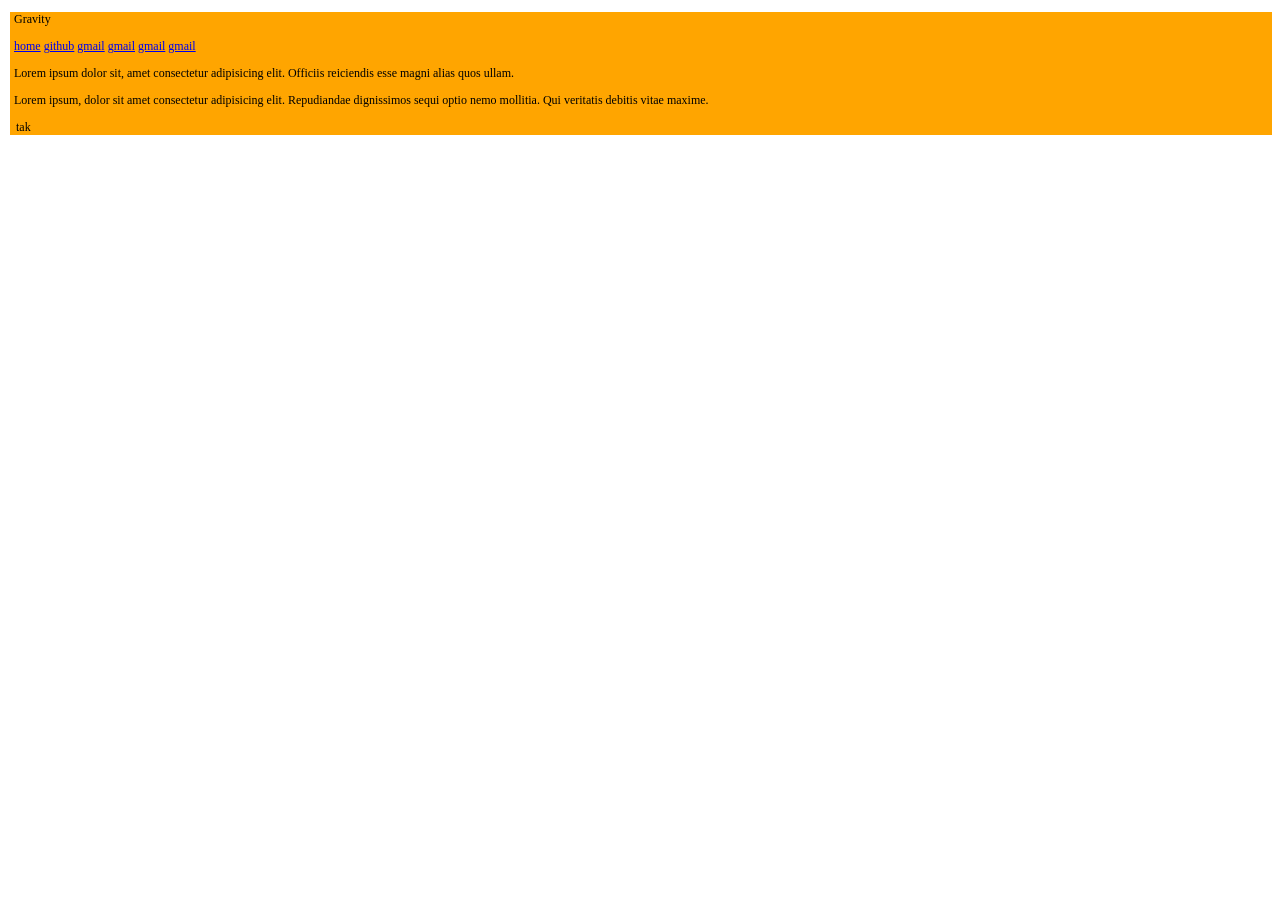
<file: index.html>
<!DOCTYPE html>
<html lang="en">
<head>
    <meta charset="UTF-8">
    <meta http-equiv="X-UA-Compatible" content="IE=edge">
    <meta name="viewport" content="width=<device-width>, initial-scale=1.0">
    <title>Document</title>
    <link rel="stylesheet" href="style.css">
</head>
<body>
    <div id="main">
    <div id="columns">
       <div id="column-left">
        <p>Gravity</p>
       </div>
       <div id="column-right">
       <p>
       <a href="onet.pl">home</a>
       <a href="wp.pl">github</a>
       <a href="gmail.com">gmail</a>
       <a href="gmail.com">gmail</a>
       <a href="gmail.com">gmail</a>
       <a href="gmail.com">gmail</a>
      <p> Lorem ipsum dolor sit, amet consectetur adipisicing elit. Officiis reiciendis esse magni alias quos ullam.</p>
      <p>Lorem ipsum, dolor sit amet consectetur adipisicing elit. Repudiandae dignissimos sequi optio nemo mollitia. Qui veritatis debitis vitae maxime.</p>
      <div>tak</div>     

       </p>
       </div>



    </div>



    </div>
</body>
</html>
</file>
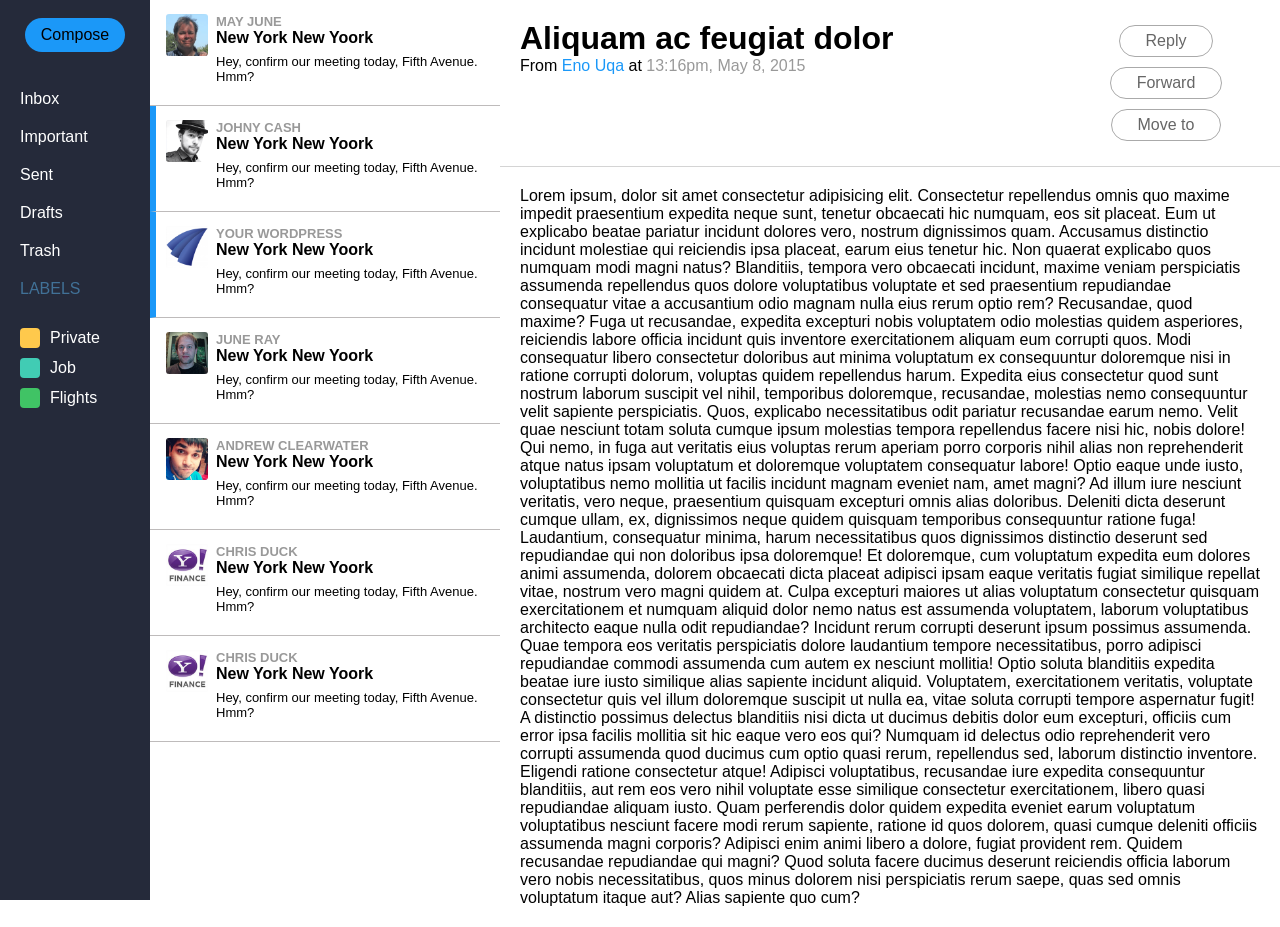
<file: 07.04 - Mail/index.html>
<!DOCTYPE html>
<html lang="en">
<head>
    <meta charset="UTF-8">
    <meta http-equiv="X-UA-Compatible" content="IE=edge">
    <meta name="viewport" content="width=device-width, initial-scale=1.0">
    <title>Document</title>
    <link rel="stylesheet" href="style.css">
    <script src="https://code.jquery.com/jquery-3.3.1.js"></script>
</head>
<body>
    <div class="rwd-menu"><input class="rwd-button" type="button" value="menu"></div>
    <div id="menu1" class="menu1">
        <div id="b">
        <input type="button" value="Compose"id="button">
        </div>
        <div id="list">
        <p class="p1">Inbox</p>
        <p class="p1">Important</p>
        <p class="p1">Sent</p>
        <p class="p1">Drafts</p>
        <p class="p1">Trash</p>
        </div>
        <div id="labels">LABELS</div> 
        <div class="line"><div class="colors" id="col1"></div><p class="p2">Private</p></div>
        <div class="line"><div class="colors" id="col2"></div><p class="p2">Job</p></div>
        <div class="line"><div class="colors" id="col3"></div><p class="p2">Flights</p></div>
    </div>
    <script type="text/javascript">
    $(document).ready(function(){
        $('.rwd-button').click(function(){
            $('.menu1').toggleClass('active');
        })
    })
    
    
    </script>

    <div id="menu2" class="menu2">
        <div id="menu2left">
            <div class="mail">
                <div class="avatar">
                    <img class="img-avatar" src="img/p1.png">
                </div>
                <div class="m">
                <div class="m1">
                    MAY JUNE
                </div>
                <div class="m2">
                    New York New Yoork
                </div>
                <div class="m3">
                    Hey, confirm our meeting today, Fifth Avenue. Hmm?
                </div>
                </div>
            </div>
            <div class="mail blue">
                <div class="avatar">
                    <img class="img-avatar" src="img/p2.png">
                </div>
                <div class="m">
                <div class="m1">
                    JOHNY CASH
                </div>
                <div class="m2">
                    New York New Yoork
                </div>
                <div class="m3">
                    Hey, confirm our meeting today, Fifth Avenue. Hmm?
                </div>
                </div>
            </div>
            <div class="mail blue">
                <div class="avatar">
                    <img class="img-avatar" src="img/p3.png">
                </div>
                <div class="m">
                <div class="m1">
                    YOUR WORDPRESS
                </div>
                <div class="m2">
                    New York New Yoork
                </div>
                <div class="m3">
                    Hey, confirm our meeting today, Fifth Avenue. Hmm?
                </div>
                </div>
            </div>
            <div class="mail">
                <div class="avatar">
                    <img class="img-avatar" src="img/p4.png">
                </div>
                <div class="m">
                <div class="m1">
                   JUNE RAY
                </div>
                <div class="m2">
                    New York New Yoork
                </div>
                <div class="m3">
                    Hey, confirm our meeting today, Fifth Avenue. Hmm?
                </div>
                </div>
            </div>
            <div class="mail">
                <div class="avatar">
                    <img class="img-avatar" src="img/p5.png">
                </div>
                <div class="m">
                <div class="m1">
                    ANDREW CLEARWATER
                </div>
                <div class="m2">
                    New York New Yoork
                </div>
                <div class="m3">
                    Hey, confirm our meeting today, Fifth Avenue. Hmm?
                </div>
                </div>
            </div>
            <div class="mail">
                <div class="avatar">
                    <img class="img-avatar" src="img/p6.png">
                </div>
                <div class="m">
                <div class="m1">
                   CHRIS DUCK
                </div>
                <div class="m2">
                    New York New Yoork
                </div>
                <div class="m3">
                    Hey, confirm our meeting today, Fifth Avenue. Hmm?
                </div>
                </div>
            </div>
            <div class="mail">
                <div class="avatar">
                    <img class="img-avatar" src="img/p6.png">
                </div>
                <div class="m">
                <div class="m1">
                    CHRIS DUCK
                </div>
                <div class="m2">
                    New York New Yoork
                </div>
                <div class="m3">
                    Hey, confirm our meeting today, Fifth Avenue. Hmm?
                </div>
                </div>
            </div>


        </div>
        <div id="menu2right">
            <div class="top-content">
                <div class="top-left">
                    <h2 class="h2-top">Aliquam ac feugiat dolor</h2>
                    <span class="2-content">From 
                        <span class="span-blue"> Eno Uqa </span> at
                        <span class="span-grey">13:16pm, May 8, 2015</span>
                        </span>
                </div>
                <div class="top-right">
                    <input type="button" class="right-button" value="Reply">
                    <input type="button" class="right-button" value="Forward">
                    <input type="button" class="right-button" value="Move to">                    
                </div>  

            </div>
            <div class="bottom-content">
                Lorem ipsum, dolor sit amet consectetur adipisicing elit. Consectetur repellendus omnis quo maxime impedit praesentium expedita neque sunt, tenetur obcaecati hic numquam, eos sit placeat. Eum ut explicabo beatae pariatur incidunt dolores vero, nostrum dignissimos quam. Accusamus distinctio incidunt molestiae qui reiciendis ipsa placeat, earum eius tenetur hic. Non quaerat explicabo quos numquam modi magni natus? Blanditiis, tempora vero obcaecati incidunt, maxime veniam perspiciatis assumenda repellendus quos dolore voluptatibus voluptate et sed praesentium repudiandae consequatur vitae a accusantium odio magnam nulla eius rerum optio rem? Recusandae, quod maxime? Fuga ut recusandae, expedita excepturi nobis voluptatem odio molestias quidem asperiores, reiciendis labore officia incidunt quis inventore exercitationem aliquam eum corrupti quos. Modi consequatur libero consectetur doloribus aut minima voluptatum ex consequuntur doloremque nisi in ratione corrupti dolorum, voluptas quidem repellendus harum. Expedita eius consectetur quod sunt nostrum laborum suscipit vel nihil, temporibus doloremque, recusandae, molestias nemo consequuntur velit sapiente perspiciatis. Quos, explicabo necessitatibus odit pariatur recusandae earum nemo. Velit quae nesciunt totam soluta cumque ipsum molestias tempora repellendus facere nisi hic, nobis dolore! Qui nemo, in fuga aut veritatis eius voluptas rerum aperiam porro corporis nihil alias non reprehenderit atque natus ipsam voluptatum et doloremque voluptatem consequatur labore! Optio eaque unde iusto, voluptatibus nemo mollitia ut facilis incidunt magnam eveniet nam, amet magni? Ad illum iure nesciunt veritatis, vero neque, praesentium quisquam excepturi omnis alias doloribus. Deleniti dicta deserunt cumque ullam, ex, dignissimos neque quidem quisquam temporibus consequuntur ratione fuga! Laudantium, consequatur minima, harum necessitatibus quos dignissimos distinctio deserunt sed repudiandae qui non doloribus ipsa doloremque! Et doloremque, cum voluptatum expedita eum dolores animi assumenda, dolorem obcaecati dicta placeat adipisci ipsam eaque veritatis fugiat similique repellat vitae, nostrum vero magni quidem at. Culpa excepturi maiores ut alias voluptatum consectetur quisquam exercitationem et numquam aliquid dolor nemo natus est assumenda voluptatem, laborum voluptatibus architecto eaque nulla odit repudiandae? Incidunt rerum corrupti deserunt ipsum possimus assumenda. Quae tempora eos veritatis perspiciatis dolore laudantium tempore necessitatibus, porro adipisci repudiandae commodi assumenda cum autem ex nesciunt mollitia! Optio soluta blanditiis expedita beatae iure iusto similique alias sapiente incidunt aliquid. Voluptatem, exercitationem veritatis, voluptate consectetur quis vel illum doloremque suscipit ut nulla ea, vitae soluta corrupti tempore aspernatur fugit! A distinctio possimus delectus blanditiis nisi dicta ut ducimus debitis dolor eum excepturi, officiis cum error ipsa facilis mollitia sit hic eaque vero eos qui? Numquam id delectus odio reprehenderit vero corrupti assumenda quod ducimus cum optio quasi rerum, repellendus sed, laborum distinctio inventore. Eligendi ratione consectetur atque! Adipisci voluptatibus, recusandae iure expedita consequuntur blanditiis, aut rem eos vero nihil voluptate esse similique consectetur exercitationem, libero quasi repudiandae aliquam iusto. Quam perferendis dolor quidem expedita eveniet earum voluptatum voluptatibus nesciunt facere modi rerum sapiente, ratione id quos dolorem, quasi cumque deleniti officiis assumenda magni corporis? Adipisci enim animi libero a dolore, fugiat provident rem. Quidem recusandae repudiandae qui magni? Quod soluta facere ducimus deserunt reiciendis officia laborum vero nobis necessitatibus, quos minus dolorem nisi perspiciatis rerum saepe, quas sed omnis voluptatum itaque aut? Alias sapiente quo cum?
            </div>

        </div>
    </div>
    
</body>
</html>
</file>
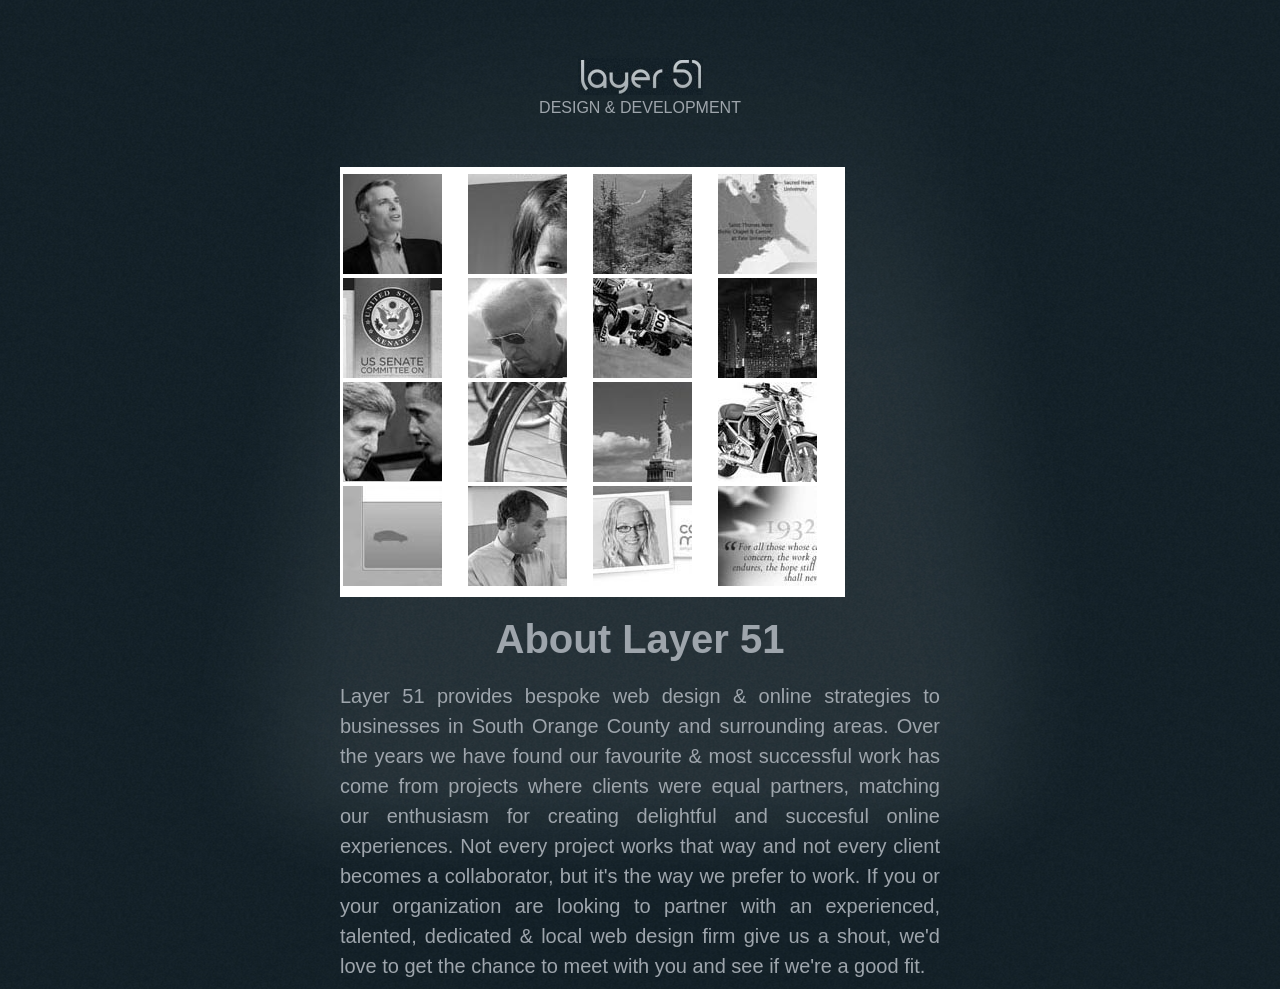
<file: 31.03 - Layer/index.html>
<!DOCTYPE html>
<html lang="en">
<head>
    <meta charset="UTF-8">
    <meta http-equiv="X-UA-Compatible" content="IE=edge">
    <meta name="viewport" content="width=device-width, initial-scale=1.0">
    <title>Layer51</title>
    <link rel="stylesheet" href="style.css">
</head>
<body>
    <div id="main">
            <div id="header">
                <img src = "logo.jpg">
            <div id="title">design & development</div>
            </div>
            <section>
                <div class="row">
                    <img src="1.jpg">
                    <img src="2.jpg">
                    <img src="3.jpg">
                    <img src="4.jpg">
                </div>
                <div class="row">
                    <img src="5.jpg">
                    <img src="6.jpg">
                    <img src="7.jpg">
                    <img src="8.jpg">
                </div>
                <div class="row">
                    <img src="9.jpg">
                    <img src="10.jpg">
                    <img src="11.jpg">
                    <img src="12.jpg">
                </div>
                <div class="row">
                    <img src="13.jpg">
                    <img src="14.jpg">
                    <img src="15.jpg">
                    <img src="16.jpg">
                </div>
            </section>
            <div id="meat">
                <h1>About Layer 51</h1>
                Layer 51 provides bespoke web design & online strategies to businesses in South Orange County and surrounding areas. Over the years we have found our favourite & most successful work has come from projects where clients were equal partners, matching our enthusiasm for creating delightful and succesful online experiences. Not every project works that way and not every client becomes a collaborator, but it's the way we prefer to work. If you or your organization are looking to partner with an experienced, talented, dedicated & local web design firm give us a shout, we'd love to get the chance to meet with you and see if we're a good fit.
            </div>
    </div>    
</body>
</html>
</file>
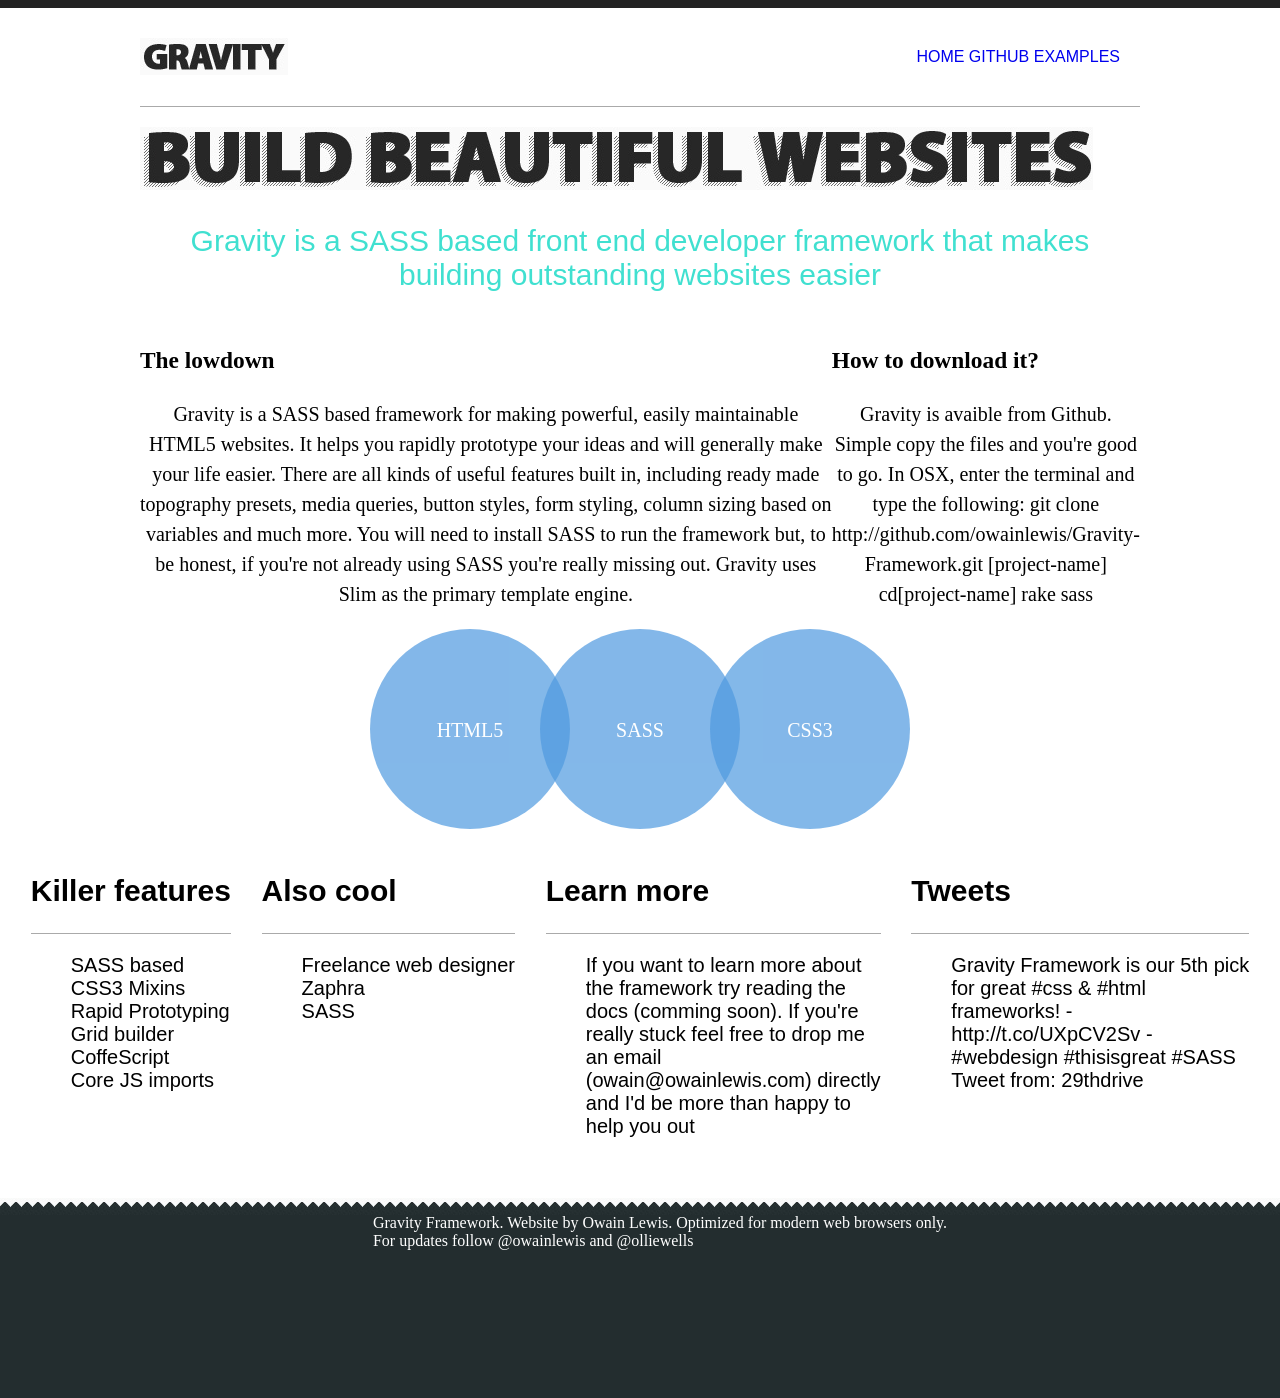
<file: Gravity/index.html>
<!DOCTYPE html>
<html lang="en">
<head>
    <meta charset="UTF-8" />
    <meta http-equiv="X-UA-Compatible" content="IE=edge" />
    <meta name="viewport" content="width=device-width, initial-scale=1.0" />
    <title>Gravity</title>   
    <link rel="stylesheet" href="style.css"> 
</head>    
<body>
    <div id="header-bar"></div>
    <div id="main">
      <div id="header">
        <div id="logo">
          <img src="logo.jpg" alt="logo">
        </div>
        <div id="navigation">
          <a href="#">HOME</a>
          <a href="#">GITHUB</a>
          <a href="#">EXAMPLES</a>
        </div>
      </div>
      <div id="logo2">
        <img src="logo2.jpg" alt="logo2">
      </div>
      <div id="text">
        <p>
          Gravity is a SASS based front end developer framework
          that makes building outstanding websites easier
        </p>
      </div>
      <div id="about-us">
        <div id="about-left">
          <h3>The lowdown</h3>
          <p>
            Gravity is a SASS based framework for making powerful, easily 
            maintainable HTML5 websites. It helps you rapidly prototype your
            ideas and will generally make your life easier.
            There are all kinds of useful features built in, including ready made
            topography presets, media queries, button styles, form styling,
            column sizing based on variables and much more. You will need to
            install SASS to run the framework but, to be honest, if you're not
            already using SASS you're really missing out.
            Gravity uses Slim as the primary template engine.
          </p>
        </div>
        <div id="about-right">
          <h3>How to download it?</h3>
          <p>
           Gravity is avaible from Github. Simple copy the files and you're
           good to go. In OSX, enter the terminal and type the following:
           git clone http://github.com/owainlewis/Gravity-Framework.git
           [project-name]
           cd[project-name]
           rake sass
          </p>
        </div>
      </div>
      <div id="circles">
        <div id="circle1"><div id=tekst1>HTML5</div></div>
        <div id="circle2"><div id=tekst2>SASS</div></div>
        <div id="circle3"><div id=tekst3>CSS3</div></div>
      </div>
    </div>
    <div>
      <div id= "fotter-menu">
        <div id= "list1">
          <h2>Killer features</h2>
          <div id= "pod"></div>
          <p>
            <ul>
              <li>SASS based</li>
              <li>CSS3 Mixins</li>
              <li>Rapid Prototyping</li>
              <li>Grid builder</li>
              <li>CoffeScript</li>
              <li>Core JS imports</li>
            </ul>
          </p>
        </div>
        <div id= "list2">
          <h2>Also cool</h2>
          <div id= "pod"></div>
          <p>
            <ul>
              <li>Freelance web designer</li>
              <li>Zaphra</li>
              <li>SASS</li>
            </ul>
          </p>
        </div>
        <div id= "list3">
          <h2>Learn more</h2>
          <div id= "pod"></div>
          <p>
            <ul>
              <li>If you want to learn more about</li>
              <li>the framework try reading the</li>
              <li>docs (comming soon). If you're</li>
              <li>really stuck feel free to drop me</li>
              <li>an email</li>
              <li>(owain@owainlewis.com) directly</li>
              <li>and I'd be more than happy to</li>
              <li>help you out</li>
            </ul>
          </p>
        </div>
        <div id="list4">
          <h2>Tweets</h2>
          <div id="pod"></div>
          <p>
            <ul>
              <li>Gravity Framework is our 5th pick</li>
              <li>for great #css & #html</li>
              <li>frameworks! -</li>
              <li>http://t.co/UXpCV2Sv -</li>
              <li>#webdesign #thisisgreat #SASS</li>
              <li>Tweet from: 29thdrive</li>
            </ul>
          </p>
        </div>
      </div>
    </div>
    <div id="footer">
      <div id="footer-text">
        <ul>
          <li>Gravity Framework. Website by Owain Lewis. Optimized for modern web browsers only.</li>
          <li>For updates follow @owainlewis and @olliewells</li>
        </ul>
      </div>
    </div>
  </body>
</html>
</file>
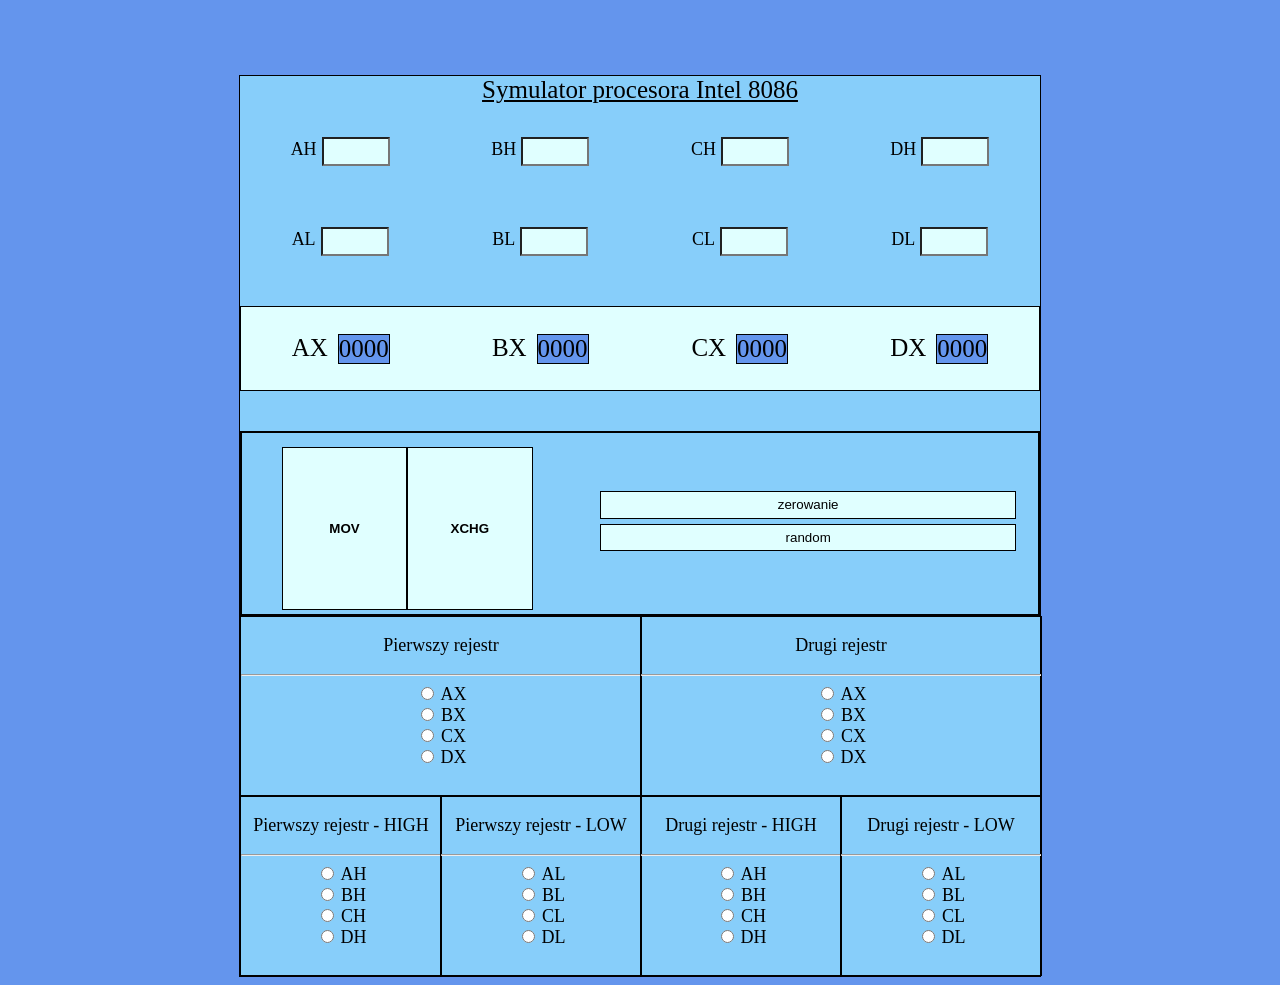
<file: Intel 8086/intel.html>
<!DOCTYPE html>
<html lang="en">
<head>
    <meta charset="UTF-8">
    <meta http-equiv="X-UA-Compatible" content="IE=edge">
    <meta name="viewport" content="width=device-width, initial-scale=1.0">
    <link rel="stylesheet" href="style.css">
    <script src="script.js"></script> 
    <title>Procesor 8086</title>
</head>
<body>
<div id="container">
        <div id="header">
            <p>Symulator procesora Intel 8086</p>
        </div>
        <div id="high"> 
            <div class="wpisy">
                <p>AH</p>
                <input type="text" id="ah1" maxlength="2" oninput="funkcja(1, 'h')">  
            </div>
            <div class="wpisy">
                <p>BH</p>
                <input type="text" id="ah2" maxlength="2" oninput="funkcja(2, 'h')">
            </div>
            <div class="wpisy">
                <p>CH</p>
                <input type="text" id="ah3" maxlength="2" oninput="funkcja(3, 'h')">                
            </div>
            <div class="wpisy">
                <p>DH</p>
                <input type="text" id="ah4" maxlength="2" oninput="funkcja(4, 'h')">
            </div>
        </div>
        <div id="low">
            <div class="wpisy">
                <p>AL</p>
                <input type="text" id="al1" maxlength="2" oninput="funkcja(1, 'l')">                
            </div>
            <div class="wpisy">
                <p>BL</p>
                <input type="text" id="al2" maxlength="2" oninput="funkcja(2, 'l')">                
            </div>
            <div class="wpisy">
                <p>CL</p>
                <input type="text" id="al3" maxlength="2" oninput="funkcja(3, 'l')">               
            </div>
            <div class="wpisy">
                <p>DL</p>
                <input type="text" id="al4" maxlength="2" oninput="funkcja(4, 'l')">
            </div>
        </div>
        <div id="rejestry">
            <div class="ax">                
                <span>AX</span>
                <div class="dane">                   
                    <span id="hxv1">00</span>
                    <span id="lxv1">00</span>
                </div>
            </div>
            <div class="ax">
                <span>BX</span>
                <div class="dane">   
                    <span id="hxv2">00</span>
                    <span id="lxv2">00</span>
                </div>
            </div>
            <div class="ax">               
                 <span>CX</span>
                <div class="dane">                  
                    <span id="hxv3">00</span>
                    <span id="lxv3">00</span>
                </div>
            </div>
            <div class="ax">           
                <span>DX</span>
                <div class="dane">            
                    <span id="hxv4">00</span>
                    <span id="lxv4">00</span>
                </div>
            </div>      
        </div>
        <div id="rozkazy">
            <div id="r1">
                <button class="rozkaz1" onclick="mov()"><b>MOV</b></button>
                <button class="rozkaz1" onclick="xchg()"><b>XCHG</b></button>
            </div>
            <div id="r2">
                <button class="rozkaz2" onclick="clr()">zerowanie</button>
                <button class="rozkaz2" onclick="randomize()">random</button>
            </div>
        </div>


        
    <div id="part2">   
            <div id="fullInner1" class="fullInner">
                <p>Pierwszy rejestr</p>
                <hr>
                <input type="radio" id="ax1" class="xradio" name="xradio" value="1x1">
                <label>AX</label><br>
                <input type="radio" id="bx1" class="xradio" name="xradio" value="2x1">
                <label>BX</label><br>
                <input type="radio" id="cx1" class="xradio" name="xradio" value="3x1">
                <label>CX</label><br>
                <input type="radio" id="dx1" class="xradio" name="xradio" value="4x1">
                <label>DX</label><br>
            </div>
            <div id="fullInner2" class="fullInner">
                <p>Drugi rejestr</p>
                <hr>
                <input type="radio" id="ax2" class="xradio" name="xradio2" value="1x2">
                <label>AX</label><br>
                <input type="radio" id="bx2" class="xradio" name="xradio2" value="2x2">
                <label>BX</label><br>
                <input type="radio" id="cx2" class="xradio" name="xradio2" value="3x2">
                <label>CX</label><br>
                <input type="radio" id="dx2" class="xradio" name="xradio2" value="4x2">
                <label>DX</label><br>                
            </div>
            <div id="partialInner1" class="partialInner">  
                <p>Pierwszy rejestr - HIGH</p>
                <hr>
                <input type="radio" id="ah1" class="xradio" name="xradio" value="1h1">
                <label>AH</label><br>
                <input type="radio" id="bh1" class="xradio" name="xradio" value="2h1">
                <label>BH</label><br>
                <input type="radio" id="ch1" class="xradio" name="xradio" value="3h1">
                <label>CH</label><br>
                <input type="radio" id="dh1" class="xradio" name="xradio" value="4h1">
                <label>DH</label><br>
            </div>
            <div id="partialInner2" class="partialInner"> 
                <p>Pierwszy rejestr - LOW</p>
                <hr>
                <input type="radio" id="al1" class="xradio" name="xradio" value="1l1">
                <label>AL</label><br>
                <input type="radio" id="bl1" class="xradio" name="xradio" value="2l1">
                <label>BL</label><br>
                <input type="radio" id="cl1" class="xradio" name="xradio" value="3l1">
                <label>CL</label><br>
                <input type="radio" id="dl1" class="xradio" name="xradio" value="4l1">
                <label>DL</label><br>
            </div>
            <div id="partialInner3" class="partialInner">  
                <p>Drugi rejestr - HIGH</p>
                <hr>
                <input type="radio" id="ah2" class="xradio" name="xradio2" value="1h2">
                <label>AH</label><br>
                <input type="radio" id="bh2" class="xradio" name="xradio2" value="2h2">
                <label>BH</label><br>
                <input type="radio" id="ch2" class="xradio" name="xradio2" value="3h2">
                <label>CH</label><br>
                <input type="radio" id="dh2" class="xradio" name="xradio2" value="4h2">
                <label>DH</label><br>
            </div>
            <div id="partialInner4" class="partialInner">   
                <p>Drugi rejestr - LOW</p>
                <hr>
                <input type="radio" id="al2" class="xradio" name="xradio2" value="1l2">
                <label>AL</label><br>
                <input type="radio" id="bl2" class="xradio" name="xradio2" value="2l2">
                <label>BL</label><br>
                <input type="radio" id="cl2" class="xradio" name="xradio2" value="3l2">
                <label>CL</label><br>
                <input type="radio" id="dl2" class="xradio" name="xradio2" value="4l2">
                <label>DL</label><br>
            </div>
    </div>
</div>
</body>
</html>
</file>
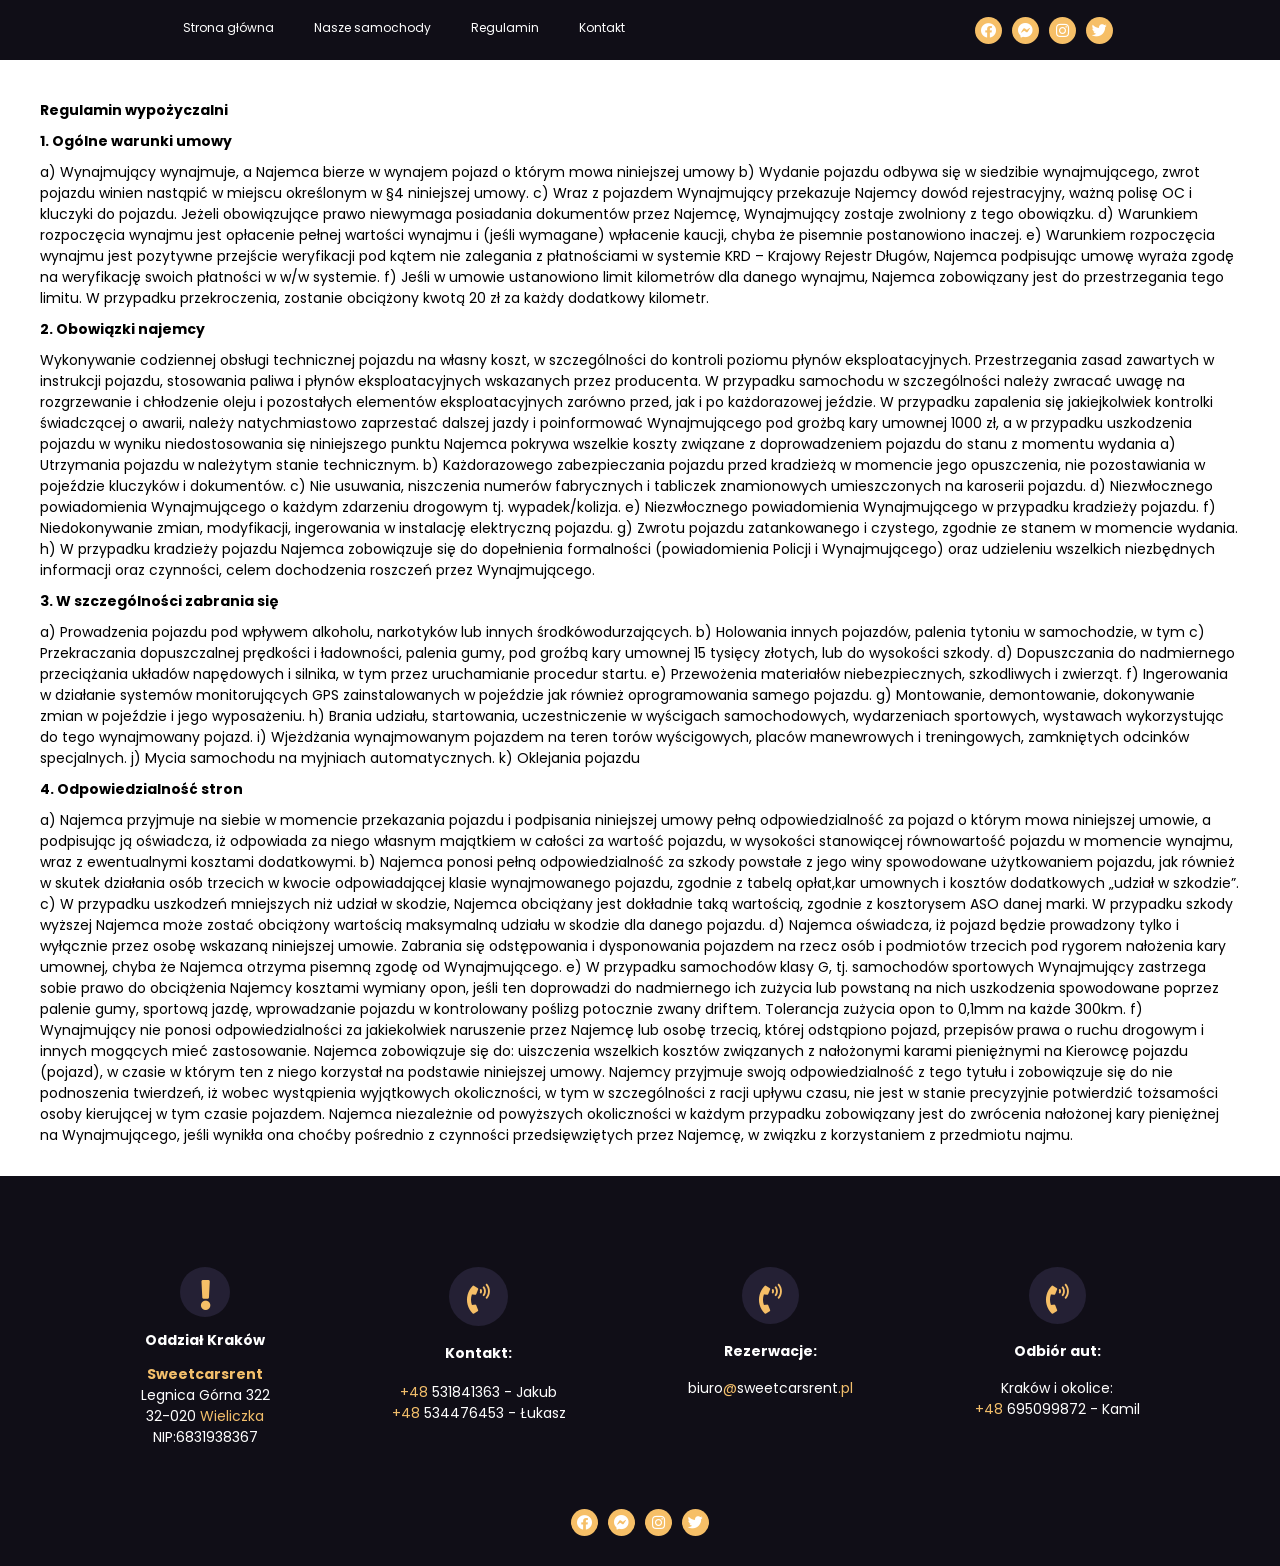
<file: projekt strony/regulamin.html>
<!DOCTYPE html>
<html lang="en">
<head>
    <meta charset="UTF-8">
    <meta http-equiv="X-UA-Compatible" content="IE=edge">
    <meta name="viewport" content="width=device-width, initial-scale=1.0">
    <link rel="stylesheet" href="style.css">
    <link rel="stylesheet" href="https://use.fontawesome.com/releases/v5.15.3/css/all.css" integrity="sha384-SZXxX4whJ79/gErwcOYf+zWLeJdY/qpuqC4cAa9rOGUstPomtqpuNWT9wdPEn2fk" crossorigin="anonymous">
    <title>Car rent</title>
    <link rel="shortcut icon" href="img/favicon.jpg">
    <link rel="preconnect" href="https://fonts.gstatic.com">
<link href="https://fonts.googleapis.com/css2?family=Poppins:ital,wght@0,100;0,200;0,300;0,400;0,500;0,600;0,700;0,800;0,900;1,100;1,200;1,300;1,400;1,500;1,600;1,700;1,800;1,900&display=swap" rel="stylesheet">
<link rel="stylesheet" href="https://use.fontawesome.com/releases/v5.15.3/css/all.css" integrity="sha384-SZXxX4whJ79/gErwcOYf+zWLeJdY/qpuqC4cAa9rOGUstPomtqpuNWT9wdPEn2fk" crossorigin="anonymous">
<script src="https://code.jquery.com/jquery-3.3.1.js"></script>
    <style>
    .top-content{
        background-image: none;
        height: auto;
        }
        .top-header {
            background: #100e17;
        }
        .regulamin-content {
    width: 100%;
    max-width: 1200px;
    margin: auto;
    padding: 30px;
}
        h1, h2 {
            margin: 10px 0;
        }
    </style>
</head>
<body>
    <div class="top-content">
        <div class="burger">
            <i class="fas fa-bars"></i>
        </div>
        <div class="top-header">
            <div id="nav">
                <a href="index.html" class="link-menu">Strona główna</a>
                <a href="index.html" class="link-menu">Nasze samochody</a>
                <a href="regulamin.html" class="link-menu">Regulamin</a>
                <a href="index.html" class="link-menu">Kontakt</a>
            </div>
            <div id="top-socialmedia">
                <a href="#" class="socialmedia-icon"><i class="fab fa-facebook"></i></a>
                <a href="#" class="socialmedia-icon"><i class="fab fa-facebook-messenger"></i></a>
                <a href="#" class="socialmedia-icon"><i class="fab fa-instagram"></i></a>
                <a href="#" class="socialmedia-icon"><i class="fab fa-twitter"></i></a>
            </div>
        </div>
      
    </div>
    <script type="text/javascript">
        $(document).ready(function(){
         $('.burger').click(function(){
          $('.top-header').toggleClass('active');
         })
        })
      </script>
    <div class="regulamin-content">
      <h1>  Regulamin wypożyczalni</h1>
<h2>1. Ogólne warunki umowy</h2>
a) Wynajmujący wynajmuje, a Najemca bierze w wynajem pojazd o którym mowa niniejszej umowy
b) Wydanie pojazdu odbywa się w siedzibie wynajmującego, zwrot pojazdu winien nastąpić w miejscu określonym w §4 niniejszej umowy.
c) Wraz z pojazdem Wynajmujący przekazuje Najemcy dowód rejestracyjny, ważną polisę OC i kluczyki do pojazdu. Jeżeli obowiązujące prawo niewymaga posiadania dokumentów przez Najemcę, Wynajmujący zostaje zwolniony z tego obowiązku.
d) Warunkiem rozpoczęcia wynajmu jest opłacenie pełnej wartości wynajmu i (jeśli wymagane) wpłacenie kaucji, chyba że pisemnie postanowiono inaczej.
e) Warunkiem rozpoczęcia wynajmu jest pozytywne przejście weryfikacji pod kątem nie zalegania z płatnościami w systemie KRD – Krajowy Rejestr Długów, Najemca podpisując umowę wyraża zgodę na weryfikację swoich płatności w w/w systemie.
f) Jeśli w umowie ustanowiono limit kilometrów dla danego wynajmu, Najemca zobowiązany jest do przestrzegania tego limitu. W przypadku przekroczenia, zostanie obciążony kwotą 20 zł za każdy dodatkowy kilometr.

<h2>2. Obowiązki najemcy</h2>
Wykonywanie codziennej obsługi technicznej pojazdu na własny koszt, w szczególności do kontroli poziomu płynów eksploatacyjnych. Przestrzegania zasad zawartych w instrukcji pojazdu, stosowania paliwa i płynów eksploatacyjnych wskazanych przez producenta. W przypadku samochodu w szczególności należy zwracać uwagę na rozgrzewanie i chłodzenie oleju i pozostałych elementów eksploatacyjnych zarówno przed, jak i po każdorazowej jeździe. W przypadku zapalenia się jakiejkolwiek kontrolki świadczącej o awarii, należy natychmiastowo zaprzestać dalszej jazdy i poinformować Wynajmującego pod grożbą kary umownej 1000 zł, a w przypadku uszkodzenia pojazdu w wyniku niedostosowania się niniejszego punktu Najemca pokrywa wszelkie koszty związane z doprowadzeniem pojazdu do stanu z momentu wydania
a) Utrzymania pojazdu w należytym stanie technicznym.
b) Każdorazowego zabezpieczania pojazdu przed kradzieżą w momencie jego opuszczenia, nie pozostawiania w pojeździe kluczyków i dokumentów.
c) Nie usuwania, niszczenia numerów fabrycznych i tabliczek znamionowych umieszczonych na karoserii pojazdu.
d) Niezwłocznego powiadomienia Wynajmującego o każdym zdarzeniu drogowym tj.
wypadek/kolizja. e) Niezwłocznego powiadomienia Wynajmującego w przypadku kradzieży pojazdu.
f) Niedokonywanie zmian, modyfikacji, ingerowania w instalację elektryczną pojazdu.
g) Zwrotu pojazdu zatankowanego i czystego, zgodnie ze stanem w momencie wydania.
h) W przypadku kradzieży pojazdu Najemca zobowiązuje się do dopełnienia formalności (powiadomienia Policji i Wynajmującego) oraz udzieleniu wszelkich niezbędnych informacji oraz czynności, celem dochodzenia roszczeń przez Wynajmującego.

<h2>3. W szczególności zabrania się</h2>
a) Prowadzenia pojazdu pod wpływem alkoholu, narkotyków lub innych środkówodurzających.
b) Holowania innych pojazdów, palenia tytoniu w samochodzie, w tym
c) Przekraczania dopuszczalnej prędkości i ładowności, palenia gumy, pod groźbą kary umownej 15 tysięcy złotych, lub do wysokości szkody.
d) Dopuszczania do nadmiernego przeciążania układów napędowych i silnika, w tym przez uruchamianie procedur startu.
e) Przewożenia materiałów niebezpiecznych, szkodliwych i zwierząt.
f) Ingerowania w działanie systemów monitorujących GPS zainstalowanych w pojeździe jak również oprogramowania samego pojazdu.
g) Montowanie, demontowanie, dokonywanie zmian w pojeździe i jego wyposażeniu.
h) Brania udziału, startowania, uczestniczenie w wyścigach samochodowych, wydarzeniach sportowych, wystawach wykorzystując do tego wynajmowany pojazd.
i) Wjeżdżania wynajmowanym pojazdem na teren torów wyścigowych, placów manewrowych i treningowych, zamkniętych odcinków specjalnych.
j) Mycia samochodu na myjniach automatycznych.
k) Oklejania pojazdu

<h2>4. Odpowiedzialność stron</h2>
a) Najemca przyjmuje na siebie w momencie przekazania pojazdu i podpisania niniejszej umowy pełną odpowiedzialność za pojazd o którym mowa niniejszej umowie, a podpisując ją oświadcza, iż odpowiada za niego własnym majątkiem w całości za wartość pojazdu, w wysokości stanowiącej równowartość pojazdu w momencie wynajmu, wraz z ewentualnymi kosztami dodatkowymi.
b) Najemca ponosi pełną odpowiedzialność za szkody powstałe z jego winy spowodowane użytkowaniem pojazdu, jak również w skutek działania osób trzecich w kwocie odpowiadającej klasie wynajmowanego pojazdu, zgodnie z tabelą opłat,kar umownych i kosztów dodatkowych „udział w szkodzie”.
c) W przypadku uszkodzeń mniejszych niż udział w skodzie, Najemca obciążany jest dokładnie taką wartością, zgodnie z kosztorysem ASO danej marki. W przypadku szkody wyższej Najemca może zostać obciążony wartością maksymalną udziału w skodzie dla danego pojazdu.
d) Najemca oświadcza, iż pojazd będzie prowadzony tylko i wyłącznie przez osobę wskazaną niniejszej umowie. Zabrania się odstępowania i dysponowania pojazdem na rzecz osób i podmiotów trzecich pod rygorem nałożenia kary umownej, chyba że Najemca otrzyma pisemną zgodę od Wynajmującego.
e) W przypadku samochodów klasy G, tj. samochodów sportowych Wynajmujący zastrzega sobie prawo do obciążenia Najemcy kosztami wymiany opon, jeśli ten doprowadzi do nadmiernego ich zużycia lub powstaną na nich uszkodzenia spowodowane poprzez palenie gumy, sportową jazdę, wprowadzanie pojazdu w kontrolowany poślizg potocznie zwany driftem. Tolerancja zużycia opon to 0,1mm na każde 300km.
f) Wynajmujący nie ponosi odpowiedzialności za jakiekolwiek naruszenie przez Najemcę lub osobę trzecią, której odstąpiono pojazd, przepisów prawa o ruchu drogowym i innych mogących mieć zastosowanie. Najemca zobowiązuje się do: uiszczenia wszelkich kosztów związanych z nałożonymi karami pieniężnymi na Kierowcę pojazdu (pojazd), w czasie w którym ten z niego korzystał na podstawie niniejszej umowy. Najemcy przyjmuje swoją odpowiedzialność z tego tytułu i zobowiązuje się do nie podnoszenia twierdzeń, iż wobec wystąpienia wyjątkowych okoliczności, w tym w szczególności z racji upływu czasu, nie jest w stanie precyzyjnie potwierdzić tożsamości osoby kierującej w tym czasie pojazdem. Najemca niezależnie od powyższych okoliczności w każdym przypadku zobowiązany jest do zwrócenia nałożonej kary pieniężnej na Wynajmującego, jeśli wynikła ona choćby pośrednio z czynności przedsięwziętych przez Najemcę, w związku z korzystaniem z przedmiotu najmu.
    
    </div>
    <div class="footer">
        <div class="bottom-info">
            <div class="column-info">
                <div class="bottom-contact">
                    <a href="#" class="contact-icon"><i class="fas fa-exclamation"></i></a>
                    <span class="contact-type text-bold">Oddział Kraków</span>
                </div>
                <div class="bottom-contact-info">
                    <p class="contact-text"><span class="gold-font text-bold">Sweetcarsrent</span></p>
                    <p class="contact-text">Legnica Górna 322</p>
                    <p class="contact-text">32-020<span class="gold-font"> Wieliczka</span></p>
                    <p class="contact-text">NIP:6831938367</p>
                </div>
            </div>
            <div class="column-info">
                <div class="bottom-contact">
                    <a href="#" class="contact-icon"><i class="fas fa-phone-volume"></i></a>
                    <span class="contact-type text-bold">Kontakt:</span>
                </div>
                <div class="bottom-contact-info">
                    <p class="contact-text"><span class="gold-font">+48</span> 531841363 - Jakub</p>
                    <p class="contact-text"><span class="gold-font">+48</span> 534476453 - Łukasz</p>
                </div>
            </div>
            <div class="column-info">
                <div class="bottom-contact">
                    <a href="#" class="contact-icon"><i class="fas fa-phone-volume"></i></a>
                    <span class="contact-type text-bold">Rezerwacje:</span>
                </div>
                <div class="bottom-contact-info">
                    <p class="contact-text">biuro<span class="gold-font">@</span>sweetcarsrent<span class="gold-font">.pl</span></p> 
                </div>
            </div>
            <div class="column-info">
                <div class="bottom-contact">
                    <a href="#" class="contact-icon"><i class="fas fa-phone-volume"></i></a>
                    <span class="contact-type text-bold">Odbiór aut:</span>
                </div>
                <div class="bottom-contact-info">
                    <p class="contact-text">Kraków i okolice:</p>
                    <p class="contact-text"><span class="gold-font">+48</span> 695099872 - Kamil</p>
                </div>
            </div>
        </div>
        <div class="bottom-socialmedia">
                <a href="#" class="socialmedia-icon"><i class="fab fa-facebook"></i></a>
                <a href="#" class="socialmedia-icon"><i class="fab fa-facebook-messenger"></i></a>
                <a href="#" class="socialmedia-icon"><i class="fab fa-instagram"></i></a>
                <a href="#" class="socialmedia-icon"><i class="fab fa-twitter"></i></a>
        </div>
    </div>
</body>
</html>
</file>
<file: style.css>
div {
    margin-left: 2px;
    background: orange;
    font-size: 12px;
}
</file>
<file: 07.04 - Mail/style.css>
*{
    margin: 0;
    padding: 0;
    font-family: Arial,sans-serif;
    font-size: 16px;
}

#menu1{
    width: 150px;
    height: 100vh;
    background-color: #252a3a;
    color: white;
    position: fixed;
}
#menu2{
    height: 100vh;
    margin-left: 150px;
    display: flex;
    

}
#menu2left{
    height: auto;
    overflow: auto;
    width: 100%;
    max-width: 350px;
    display: flex;
    flex-direction: column;
}
#menu2right{
    height: auto;
    width: 100%;
    display: flex;
    flex-direction: column;
}
.top-content{
    display: flex;
    justify-content: space-between;
    padding: 20px 0 20px 20px;
    border-bottom: 1px solid #d4d4d4;
    
}
.top-right{
    display: flex;
    align-items: center;
    flex-wrap: wrap;
    flex-basis: 30%;
    justify-content: center;
}
.right-button{
    background-color: white;
    color: #666;
    font-size: 16px;
    border-radius: 20px;
    padding: 6px 26px;
    border: #aaa 1px solid;
    margin: 5px 10px;
}
.top-left{
    flex-basis: 70%;
}
.h2-top{
    font-size: 32px;
}
.span-blue{
    color: #1b98f8;
}
.span-grey{
    color: #999;
}
.bottom-content{
    padding: 20px;

}

#button{
    border-radius: 20px;
    border: none;
    background-color: #1B98F8;
    padding:8px 16px;
    margin: auto;
    display: block;
    

}

#b{
    width: 100%;
    max-width: 150px;
    height: 70px;
    display: flex;
    align-content: center;
    justify-content: center;
}

#list{
    
    
    
}
.p1{ 
    margin-top: 20px;
    padding-left: 20px; 
}

#labels{
    color: #417197;
    padding: 20px;
}

.line{
    display: flex;
    align-items: center;
    padding-left: 20px; 
    display: flex;
    margin-top: 10px;
    
}
.colors{
    width: 20px;
    height: 20px;
    border-radius: 20%;
}
#col1{
    background-color: #ffc94c;
}
#col2{
    background-color: #41ccb4;
}
#col3{
    background-color: #40C365;
}

.p2{ 
    padding-left: 10px; 
}

.mail{
    display: flex;
    padding: 14px 16px;
    border-bottom: 1px solid rgb(190, 187, 187);

}
.mail:hover{
    display: flex;
    padding: 14px 16px;
    background-color: #eee;

}
.blue{
    border-left: 6px solid #1b98f8;
    padding: 14px 16px 14px 10px !important;
}
.avatar
{
    
}
.img-avatar
{
    border-radius: 3px;
    margin-right: 8px;
    width: 42px; 
}
.m1{
    font-size: 13px;
    font-weight: 700;
    color: #999;
}
.m2{
    font-size: 16px;
    font-weight: 700;
    color: black;
}
.m3{
    font-size: 13px;
    color: black;
    margin: 7px 0;
}
.rwd-menu
{
    display: none;
}

@media (max-width:1055px){
    .top-content{
        flex-direction: column;
        
    }
    .top-left{
        flex-basis: 100%;
    }
    .top-right{
        flex-basis: 100%;
        margin-top: 10px;
    }
    #menu1{
        width: 100%;
        display: none;
        height: auto;
        position: inherit;
        padding-bottom: 40px;
    }
    #menu2{
        margin-left: 0;
        flex-direction: column;
        height: auto;
    }
    .rwd-menu{
        display: flex;
        height: 70px;
        background-color: #1b98f8;
        justify-content: center;
        align-items: center;

    }
    body{
        display: flex;
        flex-direction: column;
    }
    .rwd-button{
        background-color: #057dd3;
        color: white;
        padding: 6px 10px;
        border: 1px solid #0564a8;

    }
    .active{
        display: block !important;
    }
    .top-content{
        justify-content: center;
        align-items: center;
    }
    
}
</file>
<file: 31.03 - Layer/style.css>
body {
    background: #ccc;
    background-image: url(tlo.png);
    background-position: center center;
    display: flex;
    justify-content: center;
    align-items: center;
    min-height:  100vh;
}
#main {
    width: 600px;
    font-family: Arial, Helvetica, sans-serif;
}
#header {
    text-align: center;
    margin-top: 50px;
    color: #9ea5ac;
    text-transform: uppercase;
    margin-bottom: 50px;
}
section {
    display: flex;
    justify-content: space-between;
    align-items: center;
    background-color: #fff;
    background-repeat: no-repeat;
    background-position: center center;
    width: 500px;
    height: 425px;
    padding: 2.5px;
}
#meat h1 {
    text-align: center;
}
#meat {
    color: #9ea5ac;
    font-size: 20px;
    line-height: 30px;
    text-align: justify;
}
</file>
<file: Gravity/style.css>
body 
{
    margin: 0;
}
#header-bar 
{
    background-color: #232323;
    height: 8px;
}
#main 
{
    width: 1000px;
    margin-left: auto;
    margin-right: auto;
}
#logo
{
    padding-top: 30px;
}
#navigation
{
    padding: 20px;
    padding-top: 40px;
    font-family: sans-serif;
}
#header
{ 
    display: flex;
    justify-content: space-between;
    padding-bottom: 20px;
    border-bottom: 1px solid #aaa;
}
#header a
{
    text-decoration: none;
    text-transform: uppercase;
}
#logo2
{
    padding-top: 20px;
}
#text
{
    color: turquoise;
    font-family: sans-serif;
    font-size: 30px;
    text-align: center;
}
#about-us 
{
    display: flex;
    font-size: 20px;
    line-height: 30px;
}
#about-left p 
{
    text-align: center;
}
#about-right p 
{
    text-align: center;
}
#circles 
{
    display: flex;
    justify-content: center;
}
#circle1 
{
    background-color: #4f9ae0;
    width: 200px;
    height: 200px;
    border-radius: 50%;
    opacity: 0.7 ;
}
#circle1:hover 
{
    opacity: 0.85;
}
#circle2 
{
    background-color: #4f9ae0;
    width: 200px;
    height: 200px;
    border-radius: 50%;
    margin-left: -30px ;
    opacity: 0.7 ;
}
#circle2:hover 
{
    opacity: 0.85;
}
#circle3
{
    background-color: #4f9ae0;
    width: 200px;
    height: 200px;
    border-radius: 50%;
    margin-left: -30px ;
    opacity: 0.7 ;
}
#circle3:hover 
{
    opacity: 0.85;
}
#tekst1 
{
    text-align: center;
    margin-top: 45%;
    font-family: fantasy;
    color: white;
    font-size: 20px;
}
#tekst2 
{
    text-align: center;
    margin-top: 45%;
    font-family: fantasy;
    color: white;
    font-size: 20px;
}
#tekst3 
{
    text-align: center;
    margin-top: 45%;
    font-family: fantasy;
    color: white;
    font-size: 20px;
}
#fotter-menu
{
    padding-top: 20px;
    display: flex;
    font-style: inherit;
    justify-content: space-evenly;
    list-style-type: none;
    font-size: 20px;
    font-family: sans-serif;
    list-style-type: none;
}
ul
{
    list-style-type: none;
}
#pod
{
    border-bottom: 1px solid#aaa;
}
#footer 
{
    background-color: #232d2f;
    background-image: url(zabek.jpg);
    background-repeat: repeat-x;
    margin-top: 40px;
    height: 200px;
}
#footer-text
{
    margin: 20px;
    color: white;
    display: flex;
    justify-content: center;
    list-style-type: none;
}
</file>
<file: Intel 8086/style.css>
body{
    background-color: #6495ED;
    display:flex;
    justify-content: center;
    margin-top: 75px;
}
#header p{
    margin-top:0px;
    font-size:25px;
    font-family:Verdana;
}
#container{
    background-color: 	#87CEFA;
    width:800px;
    height:900px;
    border:1px solid black;
    display:grid;
    grid-template-columns: 100% ;
    grid-template-rows: 5% 10% 10% 10% 25% 40% ;
    grid-template-areas: 
    "header"
    "high"
    "low"
    "rejestry"
    "rozkazy"
    "part2"
    ;
}
#header{    
    grid-area:header;
    display:flex;
    justify-content: center;
    font-size:20px;
    text-decoration: underline;
}
#high{
    grid-area:high;
    display:flex;
    justify-content: center;
}
#low{
    grid-area:low;
    display:flex;
    justify-content: center;
}
.wpisy{
    font-size:20px;
    display:flex;
    justify-content: center;;
}
.wpisy input{
    background-color: #E0FFFF;
    margin-top:16px;
    margin-left:5px;
    font-size:20px;
    height:min-content;
    width:30%;
    text-transform: uppercase;
}
#rejestry{
    background-color:#E0FFFF;
    border:1px solid black;
    margin-top:5px;
    grid-area:rejestry;
    display:flex;
    justify-content: center;
    align-items:center;
}
.ax{
    width:80%;
    font-size:25px;
    height:min-content;
    display:flex;
    justify-content: center;   
}
.dane{
    background-color: #6495ED;
    border:1px solid black;
    width:min-content;
    display:flex;
    justify-content: center;
    margin-left:5%;
    text-transform: uppercase;
}
#rozkazy{
    grid-area:rozkazy;
    display:flex;
    justify-content: space-between;
    margin-top:5%;
    border: 2px solid black;
}
#r1{
    margin-left:5%;
    width:35%;
    display:flex;
}
#r2{
    width:55%;
    display:flex;
    flex-direction: column;
    justify-content: center; 
}
.rozkaz1, .rozkaz2{
    background-color: #E0FFFF;
    height:50px;
    border:1px solid black;
}
.rozkaz1:hover, .rozkaz2:hover{
    background-color: #E0FFFF;
}
.rozkaz1{
    width:45%;
    height:90%;
    margin-top:5%;
    margin-bottom:5%;
}
.rozkaz2{
    width:95%;  
    height:15%;
    margin-bottom:5px;
}
#part2{
    grid-area:part2;
    display:grid;
    grid-template-columns: 25% 25% 25% 25% ;
    grid-template-rows: 50% 50% ;
    grid-template-areas: 
    "fi1 fi1 fi2 fi2"
    "pi1 pi2 pi3 pi4"
    ;
}
#part2 label, p{
    font-size:18px;
}
#fullInner1{
    grid-area:fi1;
}
#fullInner2{
    grid-area:fi2;
}
#partialInner1{
    grid-area:pi1;
}
#partialInner2{
    grid-area:pi2;
}
#partialInner3{
    grid-area:pi3;
}
#partialInner4{
    grid-area:pi4;
}
.fullInner{
    width:100%;
    text-align:center;
    border:1px solid black;
}
.partialInner{
    width:100%;
    text-align:center;
    border:1px solid black;
}
</file>
<file: projekt strony/style.css>
*{
    margin: 0;
    padding: 0;
    font-family: 'Poppins', sans-serif;
    font-size: 14px;
}
body
{
    background-size: cover;
    background-repeat: no-repeat;
}
.top-content
{
    background-image: url("img/main_mustang.png");
    background-repeat: no-repeat;
    background-size: cover;
    height: 100vh;
    
}
.top-header
{
    height: 60px;
    align-items: center;
    display: flex;
    justify-content: space-around;
}
.link-menu
{
    color: white;
    text-decoration: none;
    padding: 10px 0 14px;
    margin: 0 20px;
    display: block;
    font-size: 12px;
    transition: .15s;
}
.link-menu:hover
{
    border-bottom: #fff799 solid 3px;
    transition: .15s;
    padding: 10px 0;
}
#nav
{
    display: flex;

}
.socialmedia-icon > .fab {
    color: white;
    font-size: 15px;
}
.socialmedia-icon {
    color: #f6bf67;
    background-color: #f6bf67;
    border-radius: 100%;
    height: 25px;
    width: 25px;
    display: flex;
    padding: 1px;
   align-items: center;
    justify-content: center;
    margin: 0 5px;
}
.fab
{
    font-size: 24px;
}
#top-socialmedia
{
    display: flex;
    
}

#middle_content
{
    height: 100vh;
    /* chuja to dziala */
}
.paragraph
{
    padding: 10px;
    border-left: 190px solid #f8c16c;
    margin: 90px 0px;
}
.normal-text
{
    font-size: 140%;
}
.text-bold
{
    font-size: 100%;
    font-weight:700;
}
.cars-menu
{
    width: auto;
    height: auto;
    max-width: 1920px;
    margin: auto;
}
.black-cars
{
    display: flex;
    justify-content: space-around;
    height: auto;
    flex-wrap: wrap;
    min-height: 300px;
    
}
.car-option
{
    margin: 0 2% 0 2%;
    width: 100%;
    border-radius: 6%;
    display: flex;
    align-items: center;
    justify-content: center;
    margin: 20px;
    min-height: 400px;
    max-width: 273px;
    padding: 30px;
    border-radius: 14px;
    text-align: center;
    
}
.header-logo {
    display: flex;
    height: 100%;
    width: 100%;
    align-items: center;
    justify-content: center;
}
img.logo-top {
    max-width: 338px;
    width: 100%;
}
h2#special {
    color: white;
    font-size: 42px;
    font-weight: 800;
    text-align: left;
    margin-bottom: 90px;
    line-height: 37px;
}
input.button {
    width: 100%;
    max-width: 148px;
    background: none;
    border: 2px solid white;
    border-radius: 13px;
    color: white;
    padding: 10px;
}
.car-name
{
    color: white;
    
}
.hours-event
{
    display: flex;
    justify-content: space-around;  
    
}
.upcoming-event
{
    margin: 0 25%;
}
.middle-logo
{
    display:flex;
    flex-direction: column;
    align-items: center;
}
.car-name
{
    padding-top: 20px;
}
.bmw-m3
{
    background-image: url("img/bmw1.png");
    background-size: cover;
    background-position: 25% 50%;
    background-color: black;
    
}
/*.bmw-m3::before
{
    position: absolute;
    max-width: 35%;
    height: 100%;
    content:"";
    background-color: black;
    opacity: 0.9;
}*/
.ford-mustang1
{
    background-image: url("img/Mustang1.png");
    background-size: cover;
    background-position: 25% 50%;
    
}
.a45amg
{
    background-image: url("img/Mercedes1.png");
    background-size: cover;
    background-position: 45% 50%;
}
.ford-mustang2
{
    background-image: url("img/mustang2.png");
    background-size: cover;
    background-position: 25% 50%;
    
}
.bmw-m8
{
    background-image: url("img/bmw2.png");
}
.bottom-content
{
    height: 30vh;
    width: auto;
    background-image: url("img/nfs.png");
    background-size: cover;
    background-position: 20% 60%;
    color: white;
    justify-content: center;
    z-index: 0;
    min-height: 300px;
    display: flex;
    align-items: center;
}
/*.bottom-content::after
{
    content: " ";
    height: 100%;
    width: 100%;
    background-color: rgba(0,0,0,0.5);
    z-index: 1;
    position: absolute;
}*/
.upcoming-event
{
  
    width: 100%;
    display: flex;
    flex-direction: column;
    max-width: 600px;
    /*background-color: black;
    opacity: 0.5;*/
}

.text-event
{
    text-align: center;
    padding: 0 0 3%;
}
.circle-days
{
    background-color: #532dac ;
    padding: 2%;
    width: 80px;
    height: 80px;
    border-radius: 50%;
    justify-content: center;
    align-items: center;
    display: flex;
    margin-bottom: 15%;
}
.round-event
{
    display: flex;
    align-items: center;
    flex-direction: column;
}
.car-spot
{
    height: 30%;
    width: 100%;
    display: flex;
}
.spot-logo
{
    background-color: blueviolet;
    width: 100%;
    background-image: url("img/spot.png");
    background-size: cover;
    max-width: 50%;
    background-repeat: no-repeat;
    display: flex;
    align-items: center;
    min-height: 300px;
    justify-content: center;
}
.spot-info
{
    width: 100%;
    background-color: #532dac;
    color: white;
    max-width: 50%;
    position: static;
    box-sizing: border-box;
    padding: 5%;
}
.spot-main-info
{
    padding-bottom: 5%;
}
.active {
    display: flex !important;
}
.burger {
    display: none;
}
.footer
{
    background-color: #100e17;
    color: white;
    padding: 30px;
}
.gold-font
{
    color: #f3bf6b;
}
.bottom-info
{
    display: flex;
    justify-content: center;
    flex-wrap: wrap;
}
.column-info
{
    padding: 5% 5%;
    text-align: center;
}
.contact-icon{
    color: #f6bf67;
    /*background-color: white;*/
    border-radius: 100%;
    height: 24px;
    width: 24px;
    display: block;
    padding: 10% 10%;
    background-color: #242034;
    margin-bottom: 10%;
}
.bottom-socialmedia
{
    display: flex;
    justify-content: center;
}
p.spot-name {
    display: flex;
    margin: 8px 0;
}
.fas
{
    font-size: 30px;
    
}
.f10
{
    font-size: 20px;
    color: #edb655;
    margin-right: 1%;
}
.bottom-contact
{
    display: flex;
    flex-direction: column;
    align-items: center;
    margin-bottom: 10%;
}
.top-header {
    display: flex;
}
@media(max-width:876px){
.burger {
    display: block;
}
.bottom-contact
{
    margin-bottom: 2%;
}
.contact-icon
{
    margin-bottom: 2%;
}
#nav {
    display: flex;
    width: 100%;
    flex-direction: column;
}
.burger {
    color: white;
    padding: 5px 18px 18px 5px;
    text-align: center;
    position: fixed;
    background: #2196f3;
    border-radius: 0 0 100% 0;
    z-index: 999;
}
.link-menu {
    color: white;
    text-decoration: none;
    padding: 20px;
    display: block;
    font-size: 12px;
    transition: .15s;
    text-align: center;
}
.top-header {
    height: auto;
    align-items: center;
    display: none;
    justify-content: space-around;
    background: black;
    flex-direction: column;
    position: fixed;
    width: 100%;
    box-sizing: border-box;
    padding: 50px 0;
}
}

@media(max-width:700px){
.circle-days
{
    width: 40px;
    height: 40px;
}
.car-spot
{
    flex-direction: column;
}
.spot-info {
    padding: 5.5%;
    max-width: 100%;

}
.spot-logo {
    max-width: 100%;
    display: flex;
    align-items: center;
    min-height: 300px;
    justify-content: center;
}
}
</file>
